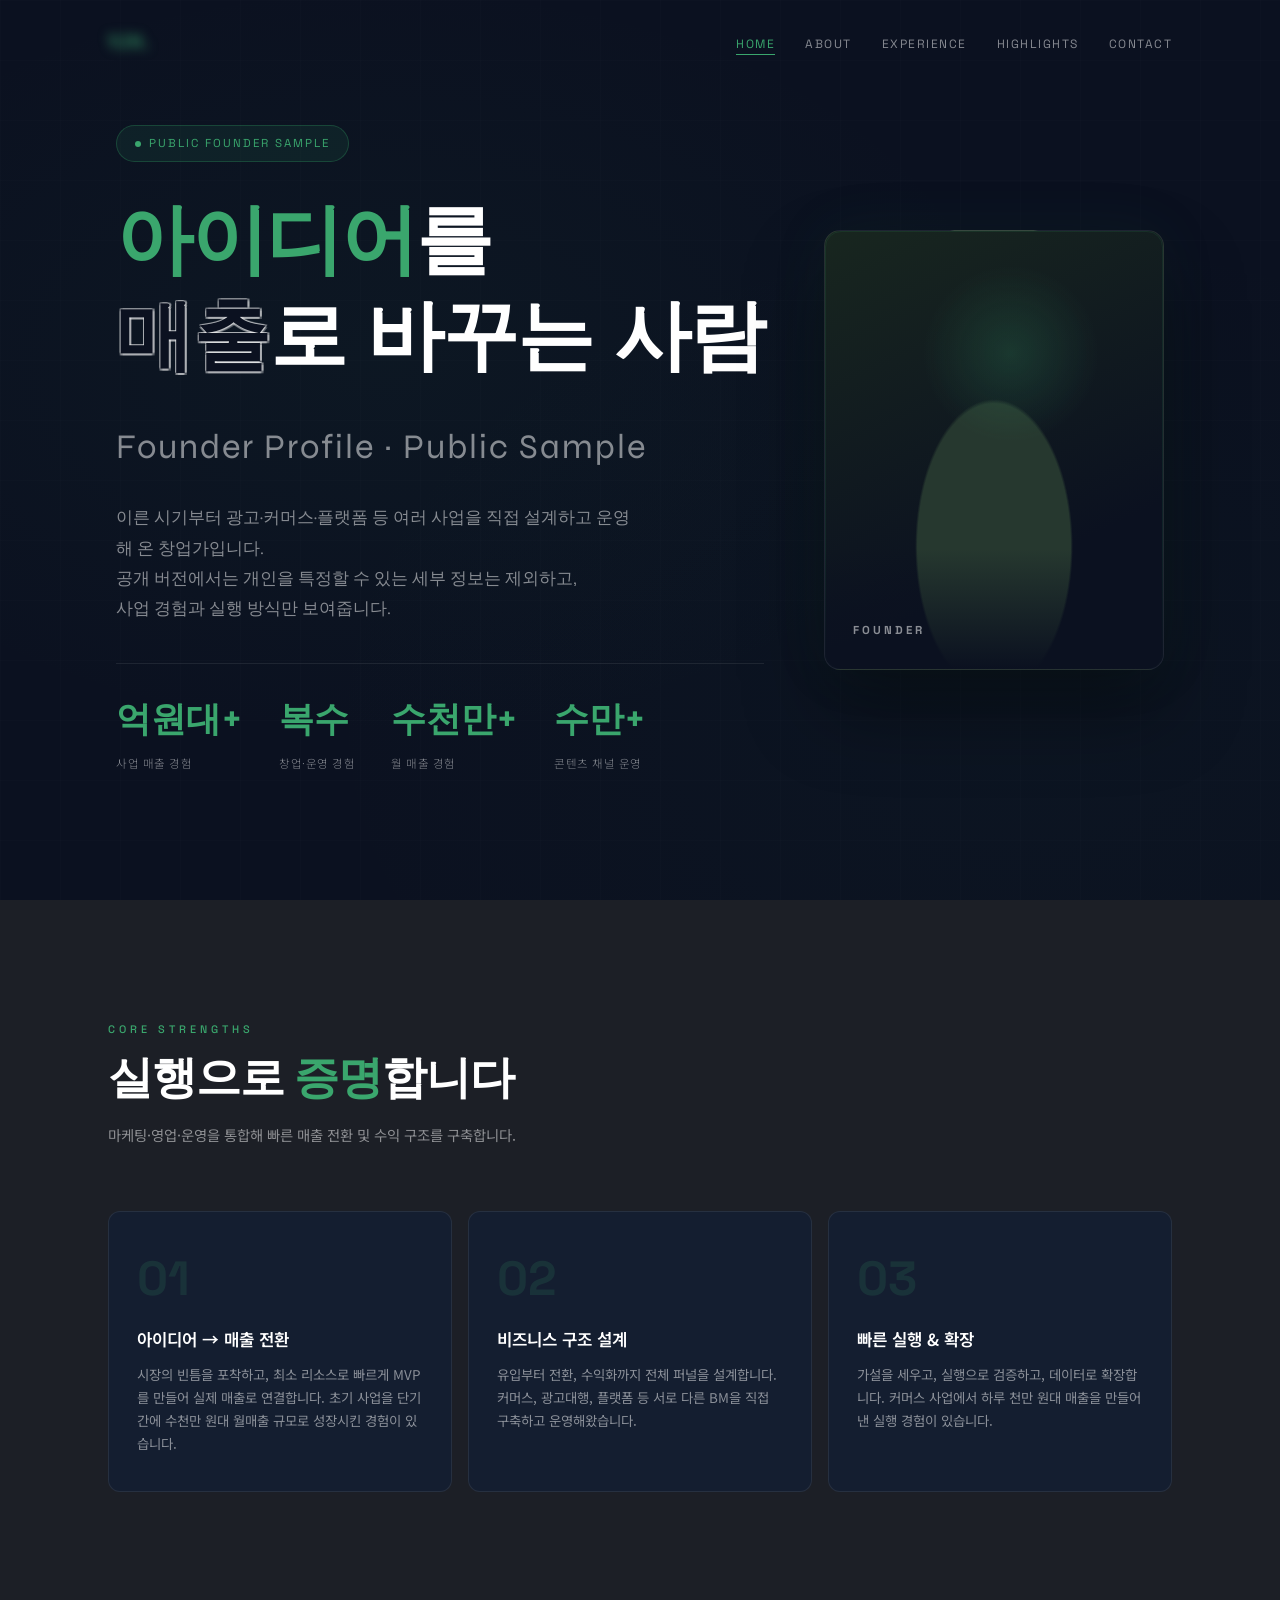
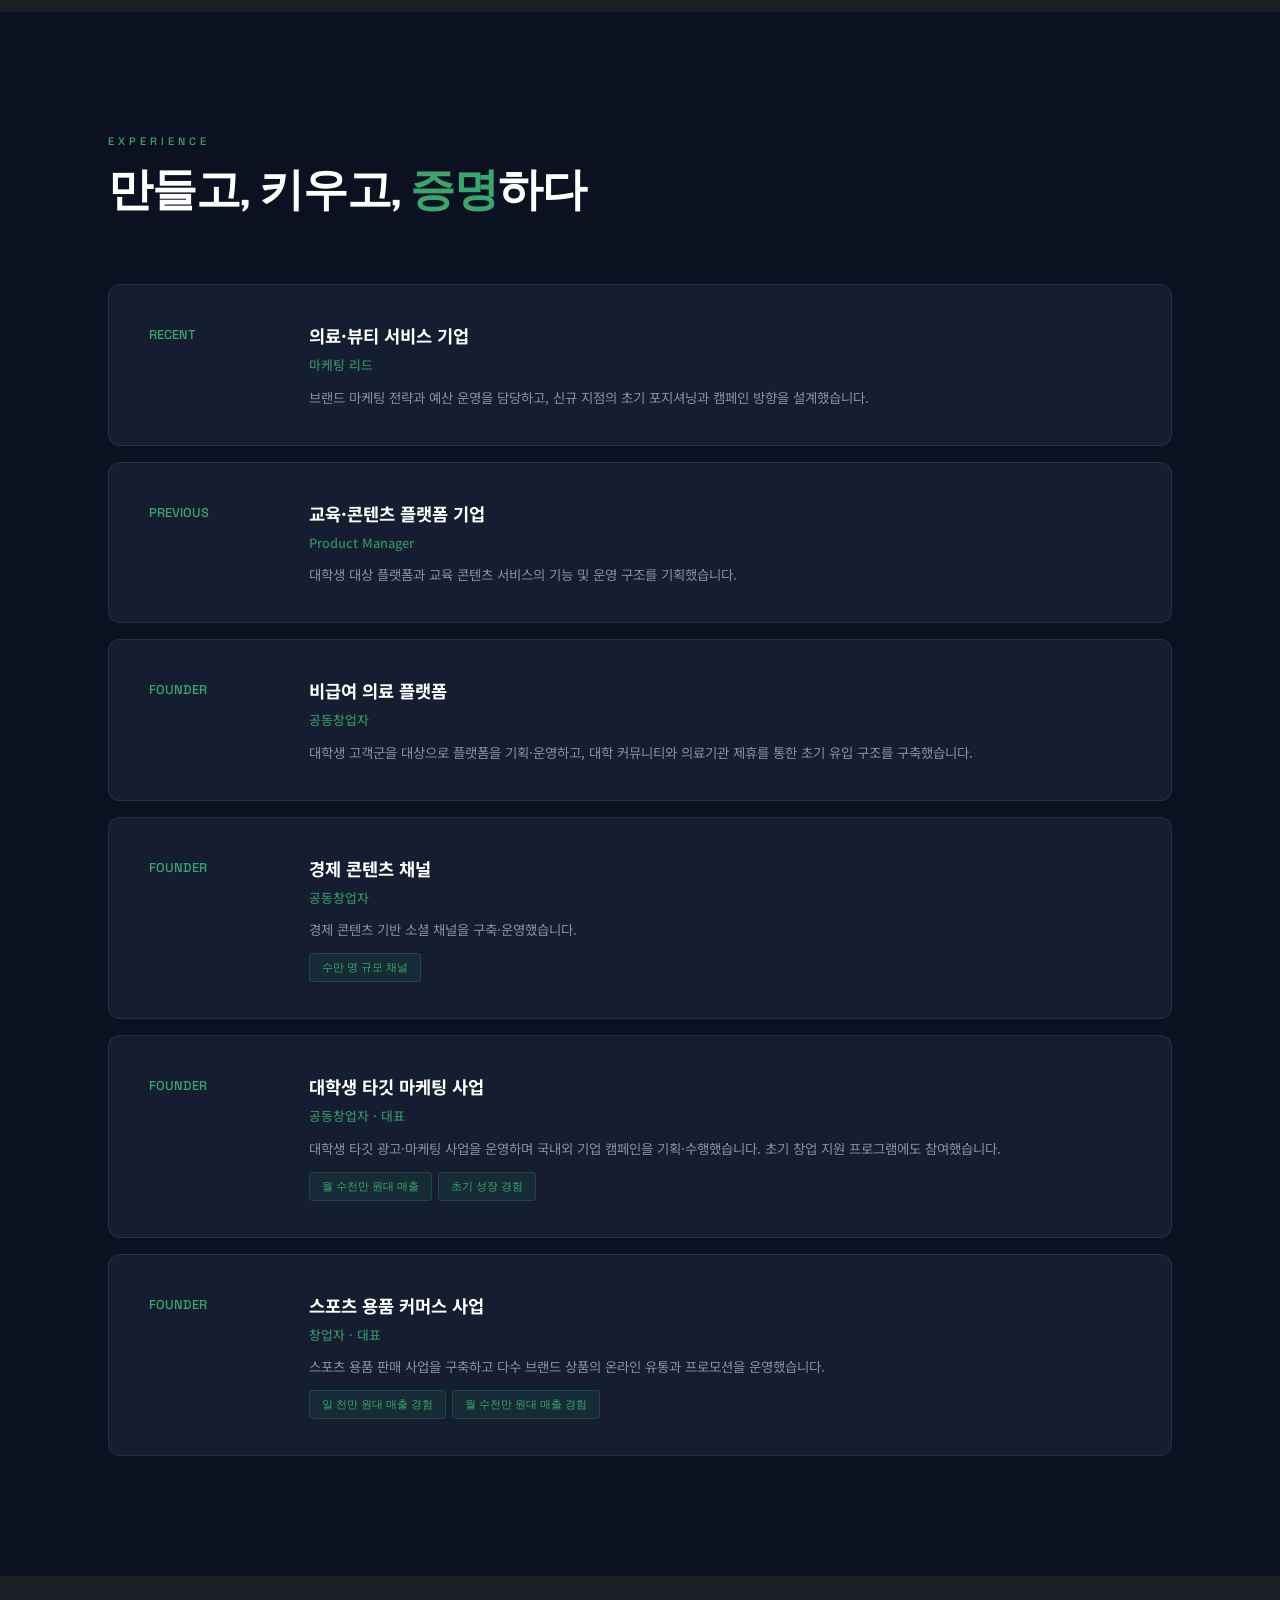
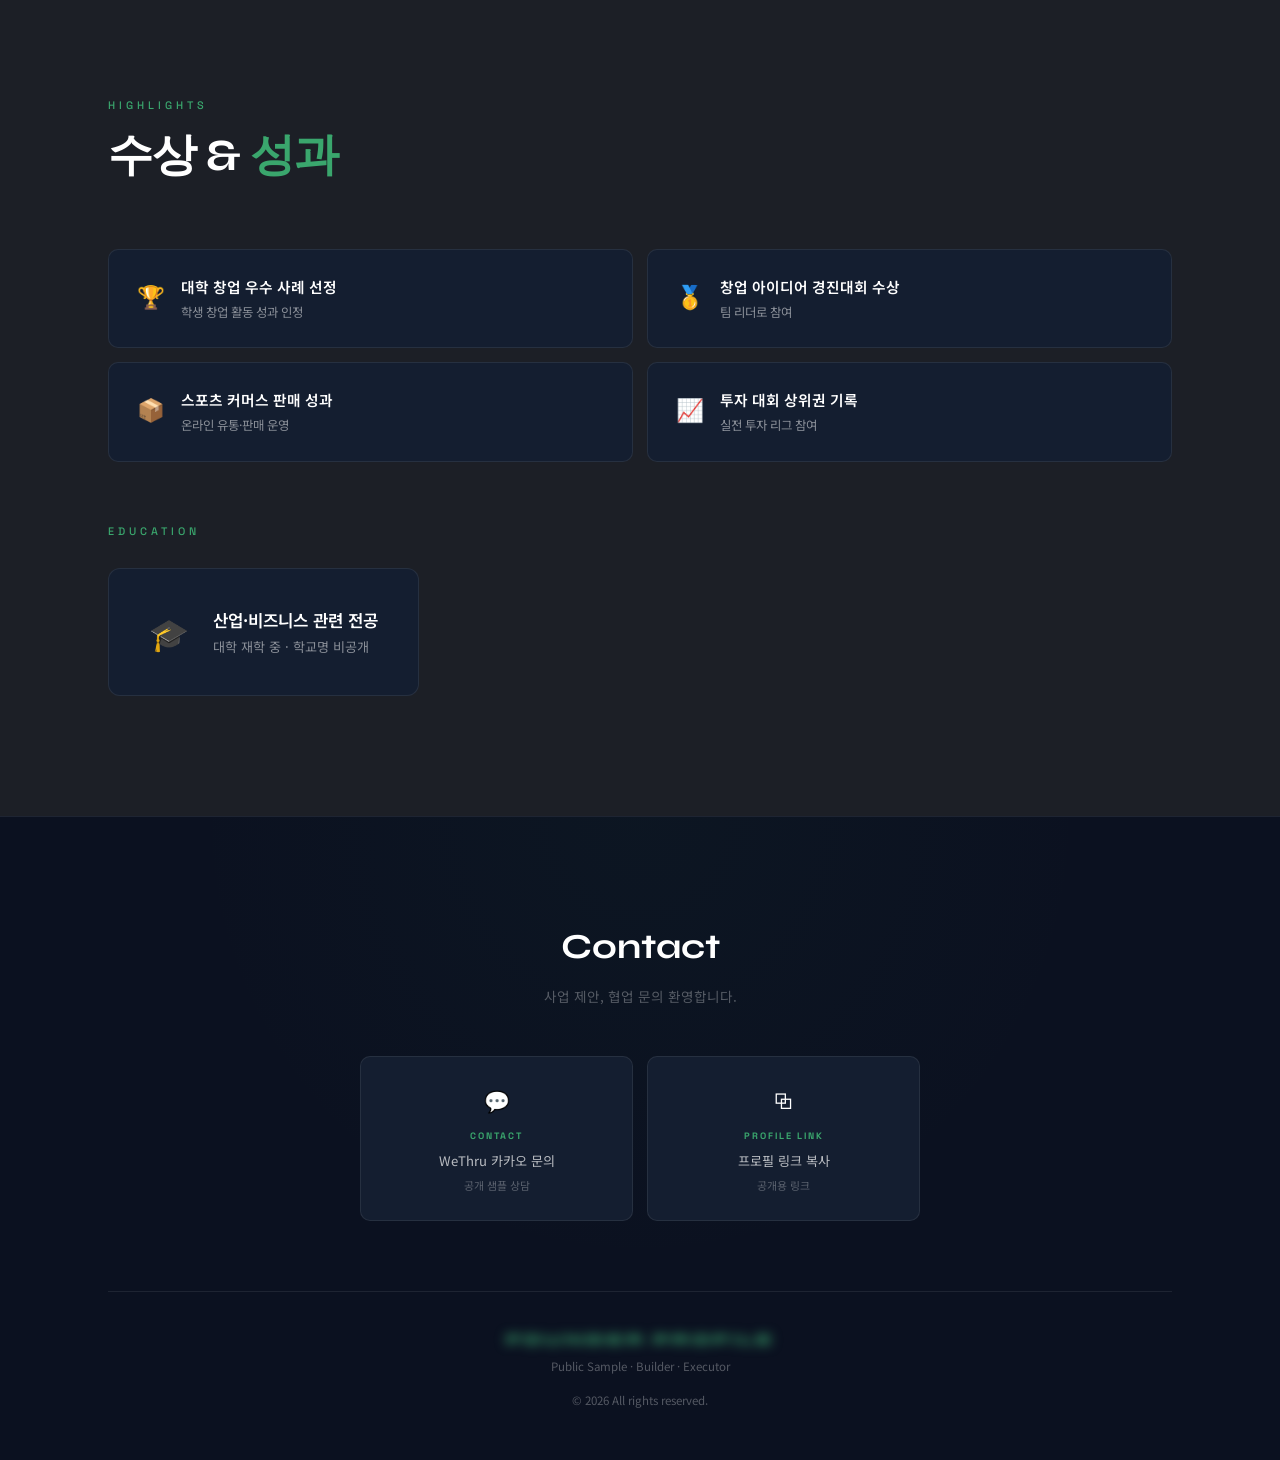
<file: founder-pro-anonymous/index.html>
<!DOCTYPE html>
<html lang="ko">
<head>
    <meta charset="UTF-8">
    <meta name="viewport" content="width=device-width, initial-scale=1.0">
    <title>Founder Profile | Public Sample</title>
    <style>
        @import url('https://fonts.googleapis.com/css2?family=Space+Grotesk:wght@300;400;500;600;700&family=Noto+Sans+KR:wght@100;300;400;500;700;900&family=Syne:wght@400;500;600;700;800&display=swap');
        :root {
            --bg-primary: #0B1120;
            --bg-secondary: #0F1728;
            --bg-card: #141E30;
            --bg-elevated: #1A2540;
            --electric: #2D8C5A;
            --electric-bright: #3AA66D;
            --electric-dim: rgba(45,140,90,0.12);
            --electric-glow: rgba(45,140,90,0.25);
            --charcoal: #1C1F26;
            --charcoal-light: #252A33;
            --white: #FFFFFF;
            --white-90: rgba(255,255,255,0.9);
            --white-70: rgba(255,255,255,0.7);
            --white-50: rgba(255,255,255,0.5);
            --white-30: rgba(255,255,255,0.3);
            --white-10: rgba(255,255,255,0.1);
            --white-05: rgba(255,255,255,0.05);
            --border: rgba(255,255,255,0.08);
            --transition: all 0.4s cubic-bezier(0.23, 1, 0.32, 1);
        }
        * { margin: 0; padding: 0; box-sizing: border-box; }
        html { scroll-behavior: smooth; }
        body {
            font-family: 'Noto Sans KR', 'Space Grotesk', sans-serif;
            background: var(--bg-primary);
            color: var(--white);
            line-height: 1.7;
            overflow-x: hidden;
            -webkit-font-smoothing: antialiased;
        }
        .display { font-family: 'Syne', sans-serif; }
        .mono { font-family: 'Space Grotesk', monospace; }
        ul { list-style: none; }
        a { text-decoration: none; color: inherit; transition: var(--transition); }
        .container { max-width: 1120px; margin: 0 auto; padding: 0 28px; }
        .reveal { opacity: 0; transform: translateY(30px); transition: opacity 0.7s ease, transform 0.7s ease; }
        .reveal.active { opacity: 1; transform: translateY(0); }

        /* ── Mosaic / Blur ── */
        .mosaic {
            filter: blur(8px) !important;
            -webkit-filter: blur(8px) !important;
            user-select: none !important;
            -webkit-user-select: none !important;
            pointer-events: none !important;
            display: inline-block;
        }

        /* ── Scroll Progress ── */
        .scroll-progress { position: fixed; top: 0; left: 0; height: 3px; background: var(--electric-bright); z-index: 9999; width: 0; transition: width 0.1s linear; box-shadow: 0 0 12px var(--electric-glow); }

        /* ── Header ── */
        header { position: fixed; top: 0; width: 100%; z-index: 1000; padding: 28px 0; transition: var(--transition); }
        header.sticky { background: rgba(11,17,32,0.92); backdrop-filter: blur(24px) saturate(180%); padding: 20px 0; border-bottom: 1px solid var(--border); }
        nav { display: flex; justify-content: space-between; align-items: center; }
        .logo {
            font-family: 'Space Grotesk', sans-serif;
            font-weight: 700; font-size: 1.15rem; letter-spacing: 3px;
            color: var(--electric-bright); text-transform: uppercase;
            line-height: 1.5; transform: scaleX(0.88); transform-origin: left center;
            filter: blur(6px) !important; -webkit-filter: blur(6px) !important; user-select: none;
        }
        .nav-links { display: flex; gap: 30px; align-items: center; }
        .nav-links a { font-family: 'Space Grotesk', sans-serif; font-size: 0.75rem; font-weight: 400; text-transform: uppercase; letter-spacing: 1.5px; color: var(--white-50); position: relative; }
        .nav-links a::after { content: ''; position: absolute; bottom: -3px; left: 0; width: 0; height: 1.5px; background: var(--electric-bright); transition: width 0.3s ease; }
        .nav-links a:hover::after, .nav-links a.active::after { width: 100%; }
        .nav-links a:hover, .nav-links a.active { color: var(--electric-bright); }

        /* ── Hero ── */
        .hero { min-height: 100vh; display: flex; align-items: center; position: relative; overflow: hidden; }
        .hero::before {
            content: ''; position: absolute; inset: 0;
            background: radial-gradient(ellipse at 30% 40%, rgba(45,140,90,0.05) 0%, transparent 50%),
                        radial-gradient(ellipse at 80% 80%, rgba(45,140,90,0.03) 0%, transparent 50%);
        }
        .hero-grid-bg {
            position: absolute; inset: 0; opacity: 0.03;
            background-image: linear-gradient(var(--white-30) 1px, transparent 1px), linear-gradient(90deg, var(--white-30) 1px, transparent 1px);
            background-size: 60px 60px;
        }
        .hero-content {
            position: relative; z-index: 2; width: 100%;
            display: flex; align-items: center; justify-content: space-between; gap: 60px;
        }
        .hero-text { flex: 1; min-width: 0; }
        .hero-photo {
            flex-shrink: 0; width: 340px; height: 440px; border-radius: 16px;
            overflow: hidden; position: relative; border: 1px solid var(--border);
            box-shadow: 0 40px 80px rgba(0,0,0,0.4), 0 0 60px rgba(45,140,90,0.08);
        }
        .hero-photo::before {
            content: ''; position: absolute; inset: 0; border-radius: 16px;
            border: 1px solid rgba(45,140,90,0.15); z-index: 1; pointer-events: none;
        }
        .hero-photo img {
            width: 100%; height: 100%; object-fit: cover; object-position: center top; display: block;
            filter: blur(20px) brightness(0.85) !important; -webkit-filter: blur(20px) brightness(0.85) !important;
            transform: scale(1.08) !important; transition: none !important; pointer-events: none;
        }
        .hero-photo:hover img {
            filter: blur(20px) brightness(0.85) !important; -webkit-filter: blur(20px) brightness(0.85) !important;
            transform: scale(1.08) !important;
        }
        .hero-photo--anonymous {
            display:flex;align-items:flex-end;justify-content:flex-start;
            padding:28px;
            background:
              radial-gradient(circle at 55% 28%, rgba(58,166,109,.20), transparent 24%),
              radial-gradient(ellipse at 50% 72%, #26382f 0 32%, transparent 33%),
              linear-gradient(155deg,#18261f,#0b1120 72%);
        }
        .anonymous-mark {
            position:relative;z-index:2;
            font-family:'Space Grotesk',sans-serif;
            font-size:.72rem;font-weight:700;letter-spacing:3px;
            color:rgba(255,255,255,.52);
        }
        .hero-photo::after {
            content: ''; position: absolute; bottom: 0; left: 0; right: 0; height: 120px;
            background: linear-gradient(to top, var(--bg-primary), transparent);
            z-index: 1; pointer-events: none; border-radius: 0 0 16px 16px;
        }
        .hero-tag {
            display: inline-flex; align-items: center; gap: 8px;
            padding: 8px 18px; border: 1px solid rgba(45,140,90,0.35);
            border-radius: 30px; font-family: 'Space Grotesk', sans-serif;
            font-size: 0.72rem; color: var(--electric-bright); letter-spacing: 2px;
            text-transform: uppercase; margin-bottom: 32px; background: var(--electric-dim);
        }
        .hero-tag .pulse { width: 6px; height: 6px; background: var(--electric-bright); border-radius: 50%; animation: pulse 2s infinite; }
        @keyframes pulse { 0%,100%{box-shadow:0 0 0 0 var(--electric-glow)} 50%{box-shadow:0 0 0 8px transparent} }
        .hero-text h1 {
            font-family: 'Syne', sans-serif; font-size: 4.8rem; line-height: 1.25;
            font-weight: 800; letter-spacing: -2px; margin-bottom: 20px;
        }
        .hero-text h1 .highlight { color: var(--electric-bright); }
        .hero-text h1 .outline {
            color: var(--bg-primary); letter-spacing: 0px;
            text-shadow: -1.5px -1.5px 0 var(--white-30), 1.5px -1.5px 0 var(--white-30),
                -1.5px 1.5px 0 var(--white-30), 1.5px 1.5px 0 var(--white-30),
                0px -1.5px 0 var(--white-30), 0px 1.5px 0 var(--white-30),
                -1.5px 0px 0 var(--white-30), 1.5px 0px 0 var(--white-30);
        }
        .hero-subtitle {
            font-family: 'Space Grotesk', sans-serif; font-size: 1.05rem;
            color: var(--white-50); font-weight: 300; margin-bottom: 40px;
            max-width: 520px; line-height: 1.8;
        }
        .hero-stats { display: flex; gap: 36px; margin-top: 40px; padding-top: 32px; border-top: 1px solid var(--border); }
        .stat-item .stat-number {
            font-family: 'Space Grotesk', sans-serif; font-size: 2.2rem; font-weight: 700;
            color: var(--electric-bright); line-height: 1.3; margin-bottom: 6px; display: block;
        }
        .stat-item .stat-label { font-size: 0.72rem; color: var(--white-50); font-weight: 300; letter-spacing: 0.5px; }

        /* ── Sections ── */
        section { padding: 120px 0; }
        .section-header { margin-bottom: 64px; }
        .section-header .overline {
            font-family: 'Space Grotesk', sans-serif; font-size: 0.68rem; letter-spacing: 4px;
            text-transform: uppercase; color: var(--electric-bright); display: block; margin-bottom: 12px; font-weight: 500;
        }
        .section-header h2 { font-family: 'Syne', sans-serif; font-size: 2.8rem; font-weight: 700; letter-spacing: -1px; line-height: 1.3; }
        .section-header h2 span { color: var(--electric-bright); }
        .section-header .desc { font-size: 0.9rem; color: var(--white-50); margin-top: 14px; max-width: 500px; line-height: 1.7; }

        /* ── About ── */
        .about-section { background: var(--charcoal); }
        .strength-grid { display: grid; grid-template-columns: repeat(3, 1fr); gap: 16px; }
        .strength-card {
            background: var(--bg-card); border: 1px solid var(--border); border-radius: 12px;
            padding: 36px 28px; transition: var(--transition); position: relative; overflow: hidden;
        }
        .strength-card::before { content: ''; position: absolute; top: 0; left: 0; width: 0; height: 2px; background: var(--electric-bright); transition: width 0.5s ease; }
        .strength-card:hover::before { width: 100%; }
        .strength-card:hover { border-color: rgba(45,140,90,0.25); transform: translateY(-4px); box-shadow: 0 20px 60px rgba(0,0,0,0.3); }
        .strength-card .s-number { font-family: 'Space Grotesk', sans-serif; font-size: 3rem; font-weight: 700; color: var(--electric-bright); opacity: 0.15; line-height: 1.3; margin-bottom: 14px; }
        .strength-card h3 { font-size: 1.05rem; font-weight: 600; margin-bottom: 10px; }
        .strength-card p { font-size: 0.84rem; color: var(--white-50); line-height: 1.7; }

        /* ── Experience ── */
        .exp-grid { display: flex; flex-direction: column; gap: 16px; }
        .exp-card {
            background: var(--bg-card); border: 1px solid var(--border); border-radius: 12px;
            padding: 36px 40px; display: flex; align-items: flex-start; gap: 40px;
            transition: var(--transition); position: relative; overflow: hidden;
        }
        .exp-card::after { content: ''; position: absolute; top: 0; right: 0; bottom: 0; width: 3px; background: transparent; transition: background 0.3s ease; }
        .exp-card:hover { border-color: rgba(45,140,90,0.2); }
        .exp-card:hover::after { background: var(--electric-bright); }
        .exp-card .exp-period { flex-shrink: 0; width: 120px; font-family: 'Space Grotesk', sans-serif; font-size: 0.8rem; color: var(--electric-bright); font-weight: 500; padding-top: 3px; }
        .exp-card .exp-body { flex: 1; }
        .exp-card .exp-body h4 { font-size: 1.1rem; font-weight: 700; margin-bottom: 3px; }
        .exp-card .exp-body .exp-role { font-size: 0.8rem; color: var(--electric-bright); font-weight: 500; margin-bottom: 10px; opacity: 0.8; }
        .exp-card .exp-body p { font-size: 0.84rem; color: var(--white-50); line-height: 1.7; }
        .exp-card .exp-badge { display: inline-block; font-family: 'Space Grotesk', sans-serif; font-size: 0.6rem; padding: 3px 10px; background: var(--electric-bright); color: var(--white); border-radius: 4px; font-weight: 700; letter-spacing: 1px; margin-left: 10px; vertical-align: middle; }
        .exp-card .metric-tags { display: flex; flex-wrap: wrap; gap: 6px; margin-top: 12px; }
        .metric-tag { font-family: 'Space Grotesk', sans-serif; font-size: 0.7rem; padding: 4px 12px; border: 1px solid rgba(45,140,90,0.3); border-radius: 4px; color: var(--electric-bright); background: var(--electric-dim); }

        /* ── Highlights ── */
        .highlights-section { background: var(--charcoal); }
        .hl-grid { display: grid; grid-template-columns: repeat(2, 1fr); gap: 14px; }
        .hl-card { background: var(--bg-card); border: 1px solid var(--border); border-radius: 10px; padding: 24px 28px; display: flex; align-items: flex-start; gap: 16px; transition: var(--transition); }
        .hl-card:hover { border-color: rgba(45,140,90,0.25); }
        .hl-card .hl-icon { font-size: 1.4rem; flex-shrink: 0; margin-top: 2px; }
        .hl-card .hl-body h4 { font-size: 0.92rem; font-weight: 600; margin-bottom: 3px; }
        .hl-card .hl-body p { font-size: 0.78rem; color: var(--white-50); }
        .edu-card { background: var(--bg-card); border: 1px solid var(--border); border-radius: 12px; padding: 36px 40px; display: inline-flex; align-items: center; gap: 24px; }
        .edu-card .edu-icon { font-size: 2rem; }
        .edu-card h4 { font-size: 1.05rem; font-weight: 600; margin-bottom: 2px; }
        .edu-card p { font-size: 0.82rem; color: var(--white-50); }

        /* ── Footer ── */
        footer { background: var(--bg-primary); padding: 100px 0 50px; position: relative; border-top: 1px solid var(--border); }
        footer::before { content: ''; position: absolute; inset: 0; background: radial-gradient(ellipse at 50% 0%, rgba(45,140,90,0.04) 0%, transparent 50%); }
        .footer-content { position: relative; z-index: 1; text-align: center; }
        .footer-content h2 { font-family: 'Syne', sans-serif; font-size: 2.2rem; font-weight: 700; margin-bottom: 8px; }
        .footer-content .subtitle { font-size: 0.85rem; color: var(--white-30); margin-bottom: 48px; }
        .contact-grid { display: grid; grid-template-columns: repeat(4, 1fr); gap: 14px; margin-bottom: 70px; max-width: 820px; margin-left: auto; margin-right: auto; }
        .contact-item { background: var(--bg-card); border: 1px solid var(--border); border-radius: 10px; padding: 26px 16px; text-align: center; transition: var(--transition); cursor: pointer; position: relative; }
        .contact-item:hover { border-color: rgba(45,140,90,0.35); background: var(--electric-dim); transform: translateY(-3px); }
        .contact-item .c-icon { font-size: 1.3rem; margin-bottom: 10px; display: block; }
        .contact-item h4 { font-family: 'Space Grotesk', sans-serif; font-size: 0.58rem; text-transform: uppercase; letter-spacing: 2px; color: var(--electric-bright); margin-bottom: 6px; }
        .contact-item p { font-size: 0.82rem; color: var(--white-70); }
        .contact-item .sub { font-size: 0.68rem; color: var(--white-30); margin-top: 3px; }
        .copy-tooltip { position: absolute; top: -30px; left: 50%; transform: translateX(-50%) scale(0.8); background: var(--electric-bright); color: var(--white); padding: 4px 12px; border-radius: 4px; font-size: 0.7rem; font-weight: 700; opacity: 0; pointer-events: none; transition: all 0.3s ease; white-space: nowrap; }
        .copy-tooltip.show { opacity: 1; transform: translateX(-50%) scale(1); }
        .copy-tooltip::after { content: ''; position: absolute; bottom: -4px; left: 50%; transform: translateX(-50%); border-left: 4px solid transparent; border-right: 4px solid transparent; border-top: 4px solid var(--electric-bright); }
        .footer-bottom { padding-top: 36px; border-top: 1px solid var(--border); text-align: center; }
        .footer-logo { font-family: 'Syne', sans-serif; font-size: 0.85rem; color: var(--electric-bright); font-weight: 800; letter-spacing: 3px; margin-bottom: 6px; text-transform: uppercase; filter: blur(6px) !important; -webkit-filter: blur(6px) !important; user-select: none; }
        .footer-bottom p { font-size: 0.72rem; color: var(--white-30); }

        /* ── Responsive ── */
        @media (max-width: 992px) {
            .hero-content { flex-direction: column-reverse; text-align: center; gap: 40px; }
            .hero-photo { width: 260px; height: 340px; }
            .hero-text h1 { font-size: 3.5rem; }
            .hero-stats { justify-content: center; flex-wrap: wrap; gap: 24px; }
            .hero-subtitle { margin-left: auto; margin-right: auto; }
            .hero-tag { margin-left: auto; margin-right: auto; }
            .strength-grid { grid-template-columns: 1fr; }
            .exp-card { flex-direction: column; gap: 10px; }
            .exp-card .exp-period { width: auto; }
            .hl-grid { grid-template-columns: 1fr; }
            .contact-grid { grid-template-columns: repeat(2, 1fr); }
        }
        @media (max-width: 768px) {
            .hero-text h1 { font-size: 2.6rem; letter-spacing: -1px; }
            .hero-photo { width: 220px; height: 290px; }
            .nav-links { display: none; }
            section { padding: 80px 0; }
            .hero-stats { gap: 20px; }
            .stat-item .stat-number { font-size: 1.8rem; }
            .section-header h2 { font-size: 2rem; }
        }
        @media (max-width: 480px) {
            .hero-text h1 { font-size: 2.2rem; }
            .hero-photo { width: 200px; height: 260px; }
            .hero-stats { flex-direction: column; gap: 16px; }
            .contact-grid { grid-template-columns: 1fr; }
        }
    </style>
</head>
<body>
    <div class="scroll-progress" id="scrollProgress"></div>

    <header id="header">
        <div class="container">
            <nav>
                <div class="logo">YJH.</div>
                <ul class="nav-links">
                    <li><a href="#home">Home</a></li>
                    <li><a href="#about">About</a></li>
                    <li><a href="#experience">Experience</a></li>
                    <li><a href="#highlights">Highlights</a></li>
                    <li><a href="#contact">Contact</a></li>
                </ul>
            </nav>
        </div>
    </header>

    <section class="hero" id="home">
        <div class="hero-grid-bg"></div>
        <div class="container">
            <div class="hero-content">
                <div class="hero-text">
                    <div class="hero-tag"><span class="pulse"></span> Public Founder Sample</div>
                    <h1 class="display">
                        <span class="highlight">아이디어</span>를<br>
                        <span class="outline">매출</span>로 바꾸는 사람<br>
                        <span style="font-size:0.45em;letter-spacing:2px;color:var(--white-50);font-weight:400;">Founder Profile · Public Sample</span>
                    </h1>
                    <p class="hero-subtitle">
                        이른 시기부터 광고·커머스·플랫폼 등 여러 사업을 직접 설계하고 운영해 온 창업가입니다.<br>
                        공개 버전에서는 개인을 특정할 수 있는 세부 정보는 제외하고,<br>
                        사업 경험과 실행 방식만 보여줍니다.
                    </p>
                    <div class="hero-stats" id="heroStats">
                        <div class="stat-item">
                            <span class="stat-number mono">억원대+</span>
                            <span class="stat-label">사업 매출 경험</span>
                        </div>
                        <div class="stat-item">
                            <span class="stat-number mono">복수</span>
                            <span class="stat-label">창업·운영 경험</span>
                        </div>
                        <div class="stat-item">
                            <span class="stat-number mono">수천만+</span>
                            <span class="stat-label">월 매출 경험</span>
                        </div>
                        <div class="stat-item">
                            <span class="stat-number mono">수만+</span>
                            <span class="stat-label">콘텐츠 채널 운영</span>
                        </div>
                    </div>
                </div>
                <div class="hero-photo hero-photo--anonymous" role="img" aria-label="익명 처리된 창업자 프로필 이미지">
      <div class="anonymous-mark">FOUNDER</div>
   </div>
            </div>
        </div>
    </section>

    <section id="about" class="about-section">
        <div class="container">
            <div class="section-header reveal">
                <span class="overline">Core Strengths</span>
                <h2 class="display">실행으로 <span>증명</span>합니다</h2>
                <p class="desc">마케팅·영업·운영을 통합해 빠른 매출 전환 및 수익 구조를 구축합니다.</p>
            </div>
            <div class="strength-grid">
                <div class="strength-card reveal">
                    <div class="s-number">01</div>
                    <h3>아이디어 → 매출 전환</h3>
                    <p>시장의 빈틈을 포착하고, 최소 리소스로 빠르게 MVP를 만들어 실제 매출로 연결합니다. 초기 사업을 단기간에 수천만 원대 월매출 규모로 성장시킨 경험이 있습니다.</p>
                </div>
                <div class="strength-card reveal">
                    <div class="s-number">02</div>
                    <h3>비즈니스 구조 설계</h3>
                    <p>유입부터 전환, 수익화까지 전체 퍼널을 설계합니다. 커머스, 광고대행, 플랫폼 등 서로 다른 BM을 직접 구축하고 운영해왔습니다.</p>
                </div>
                <div class="strength-card reveal">
                    <div class="s-number">03</div>
                    <h3>빠른 실행 & 확장</h3>
                    <p>가설을 세우고, 실행으로 검증하고, 데이터로 확장합니다. 커머스 사업에서 하루 천만 원대 매출을 만들어낸 실행 경험이 있습니다.</p>
                </div>
            </div>
        </div>
    </section>

    <section id="experience">
        <div class="container">
            <div class="section-header reveal">
                <span class="overline">Experience</span>
                <h2 class="display">만들고, 키우고, <span>증명</span>하다</h2>
            </div>
            <div class="exp-grid">
                <div class="exp-card reveal">
                    <div class="exp-period">RECENT</div>
                    <div class="exp-body">
                        <h4>의료·뷰티 서비스 기업</h4>
                        <div class="exp-role">마케팅 리드</div>
                        <p>브랜드 마케팅 전략과 예산 운영을 담당하고, 신규 지점의 초기 포지셔닝과 캠페인 방향을 설계했습니다.</p>
                    </div>
                </div>
                <div class="exp-card reveal">
                    <div class="exp-period">PREVIOUS</div>
                    <div class="exp-body">
                        <h4>교육·콘텐츠 플랫폼 기업</h4>
                        <div class="exp-role">Product Manager</div>
                        <p>대학생 대상 플랫폼과 교육 콘텐츠 서비스의 기능 및 운영 구조를 기획했습니다.</p>
                    </div>
                </div>
                <div class="exp-card reveal">
                    <div class="exp-period">FOUNDER</div>
                    <div class="exp-body">
                        <h4>비급여 의료 플랫폼</h4>
                        <div class="exp-role">공동창업자</div>
                        <p>대학생 고객군을 대상으로 플랫폼을 기획·운영하고, 대학 커뮤니티와 의료기관 제휴를 통한 초기 유입 구조를 구축했습니다.</p>
                    </div>
                </div>
                <div class="exp-card reveal">
                    <div class="exp-period">FOUNDER</div>
                    <div class="exp-body">
                        <h4>경제 콘텐츠 채널</h4>
                        <div class="exp-role">공동창업자</div>
                        <p>경제 콘텐츠 기반 소셜 채널을 구축·운영했습니다.</p>
                        <div class="metric-tags"><span class="metric-tag">수만 명 규모 채널</span></div>
                    </div>
                </div>
                <div class="exp-card reveal">
                    <div class="exp-period">FOUNDER</div>
                    <div class="exp-body">
                        <h4>대학생 타깃 마케팅 사업</h4>
                        <div class="exp-role">공동창업자 · 대표</div>
                        <p>대학생 타깃 광고·마케팅 사업을 운영하며 국내외 기업 캠페인을 기획·수행했습니다. 초기 창업 지원 프로그램에도 참여했습니다.</p>
                        <div class="metric-tags"><span class="metric-tag">월 수천만 원대 매출</span><span class="metric-tag">초기 성장 경험</span></div>
                    </div>
                </div>
                <div class="exp-card reveal">
                    <div class="exp-period">FOUNDER</div>
                    <div class="exp-body">
                        <h4>스포츠 용품 커머스 사업</h4>
                        <div class="exp-role">창업자 · 대표</div>
                        <p>스포츠 용품 판매 사업을 구축하고 다수 브랜드 상품의 온라인 유통과 프로모션을 운영했습니다.</p>
                        <div class="metric-tags"><span class="metric-tag">일 천만 원대 매출 경험</span><span class="metric-tag">월 수천만 원대 매출 경험</span></div>
                    </div>
                </div>
            </div>            </div>
        </div>
    </section>

    <section id="highlights" class="highlights-section">
        <div class="container">
            <div class="section-header reveal">
                <span class="overline">Highlights</span>
                <h2 class="display">수상 & <span>성과</span></h2>
            </div>
            <div class="hl-grid">
                <div class="hl-card reveal"><div class="hl-icon">🏆</div><div class="hl-body"><h4>대학 창업 우수 사례 선정</h4><p>학생 창업 활동 성과 인정</p></div></div>
                <div class="hl-card reveal"><div class="hl-icon">🥇</div><div class="hl-body"><h4>창업 아이디어 경진대회 수상</h4><p>팀 리더로 참여</p></div></div>
                <div class="hl-card reveal"><div class="hl-icon">📦</div><div class="hl-body"><h4>스포츠 커머스 판매 성과</h4><p>온라인 유통·판매 운영</p></div></div>
                <div class="hl-card reveal"><div class="hl-icon">📈</div><div class="hl-body"><h4>투자 대회 상위권 기록</h4><p>실전 투자 리그 참여</p></div></div>
            </div>
            <div style="margin-top:60px;" class="reveal">
                <div class="section-header" style="margin-bottom:28px;"><span class="overline">Education</span></div>
                <div class="edu-card"><div class="edu-icon">🎓</div><div><h4>산업·비즈니스 관련 전공</h4><p>대학 재학 중 · 학교명 비공개</p></div></div>
            </div>
        </div>
    </section>

    <footer id="contact">
        <div class="container">
            <div class="footer-content">
                <h2 class="display">Contact</h2>
                <p class="subtitle">사업 제안, 협업 문의 환영합니다.</p>
                <div class="contact-grid" style="grid-template-columns:repeat(2,1fr);max-width:560px;">
                    <div class="contact-item" data-link="https://pf.kakao.com/_wRVBX/friend" onclick="openLink(this)">
                        <span class="c-icon">💬</span>
                        <h4>Contact</h4>
                        <p>WeThru 카카오 문의</p>
                        <p class="sub">공개 샘플 상담</p>
                    </div>
                    <div class="contact-item" onclick="copyText(window.location.href,'tooltip-link')">
                        <span class="copy-tooltip" id="tooltip-link">링크 복사 완료!</span>
                        <span class="c-icon">⧉</span>
                        <h4>Profile Link</h4>
                        <p>프로필 링크 복사</p>
                        <p class="sub">공개용 링크</p>
                    </div>
                </div>
                <div class="footer-bottom">
                    <div class="footer-logo">FOUNDER PROFILE</div>
                    <p>Public Sample · Builder · Executor</p>
                    <p style="margin-top:14px;">© 2026 All rights reserved.</p>
                </div>
            </div>
        </div>
    </footer>

    <script>
        /* ── 스크롤 진행 바 ── */
        window.addEventListener('scroll', function() {
            var scrollTop = document.documentElement.scrollTop || document.body.scrollTop;
            var scrollHeight = document.documentElement.scrollHeight - document.documentElement.clientHeight;
            document.getElementById('scrollProgress').style.width = (scrollTop / scrollHeight * 100) + '%';
        });

        /* ── 헤더 sticky ── */
        var header = document.getElementById('header');
        window.addEventListener('scroll', function() {
            header.classList.toggle('sticky', window.scrollY > 80);
        });

        /* ── 네비게이션 활성 링크 ── */
        var sections = document.querySelectorAll('section, .hero');
        var navLinks = document.querySelectorAll('.nav-links a');
        window.addEventListener('scroll', function() {
            var scrollPos = window.scrollY + 200;
            sections.forEach(function(sec) {
                if (scrollPos >= sec.offsetTop && scrollPos < sec.offsetTop + sec.offsetHeight) {
                    var id = sec.getAttribute('id');
                    navLinks.forEach(function(link) {
                        link.classList.remove('active');
                        if (link.getAttribute('href') === '#' + id) link.classList.add('active');
                    });
                }
            });
        });

        /* ── Reveal 애니메이션 ── */
        var revealObserver = new IntersectionObserver(function(entries) {
            entries.forEach(function(entry) {
                if (entry.isIntersecting) entry.target.classList.add('active');
            });
        }, { threshold: 0.1 });
        document.querySelectorAll('.reveal').forEach(function(el) { revealObserver.observe(el); });

        /* ── 복사 기능 ── */
        function copyFromData(el, tooltipId) {
            var text = el.getAttribute('data-copy');
            if (text) copyText(text, tooltipId);
        }

        function openLink(el) {
            var url = el.getAttribute('data-link');
            if (url) window.open(url, '_blank');
        }

        function copyText(text, tooltipId) {
            navigator.clipboard.writeText(text).then(function() {
                showTooltip(tooltipId);
            }).catch(function() {
                var ta = document.createElement('textarea');
                ta.value = text;
                ta.style.position = 'fixed';
                ta.style.left = '-9999px';
                document.body.appendChild(ta);
                ta.select();
                document.execCommand('copy');
                document.body.removeChild(ta);
                showTooltip(tooltipId);
            });
        }

        function showTooltip(id) {
            var el = document.getElementById(id);
            el.classList.add('show');
            setTimeout(function() { el.classList.remove('show'); }, 2000);
        }

        /* ═══════════════════════════════════════
           ★ Count-Up 애니메이션 (수정됨)
           ═══════════════════════════════════════ */
        function easeOutCubic(t) {
            return 1 - Math.pow(1 - t, 3);
        }

        function animateCountUp(el) {
            var targetVal = parseFloat(el.getAttribute('data-countup'));
            var suffix = el.getAttribute('data-suffix') || '';
            var isDecimal = el.getAttribute('data-decimal') === 'true';
            var useComma = el.getAttribute('data-comma') === 'true';
            var duration = 2200;
            var startTime = null;

            function formatNumber(num) {
                if (isDecimal) return num.toFixed(1);
                if (useComma) return Math.round(num).toLocaleString();
                return Math.round(num).toString();
            }

            function step(timestamp) {
                if (!startTime) startTime = timestamp;
                var elapsed = timestamp - startTime;
                var progress = Math.min(elapsed / duration, 1);
                var easedProgress = easeOutCubic(progress);
                var current = easedProgress * targetVal;
                el.textContent = formatNumber(current) + suffix;
                if (progress < 1) {
                    requestAnimationFrame(step);
                } else {
                    el.textContent = formatNumber(targetVal) + suffix;
                }
            }
            requestAnimationFrame(step);
        }

        /* 모든 카운트업 요소를 한 번에 시작하는 함수 */
        var countUpFired = false;

        function fireAllCountUps() {
            if (countUpFired) return;
            countUpFired = true;
            document.querySelectorAll('[data-countup]').forEach(function(el) {
                animateCountUp(el);
            });
        }

        /* 방법 1: IntersectionObserver로 감지 */
        var heroStats = document.getElementById('heroStats');
        if (heroStats) {
            var statsObserver = new IntersectionObserver(function(entries) {
                entries.forEach(function(entry) {
                    if (entry.isIntersecting) {
                        fireAllCountUps();
                        statsObserver.unobserve(entry.target);
                    }
                });
            }, { threshold: 0.1 });
            statsObserver.observe(heroStats);
        }

        /* 방법 2: 페이지 로드 후 안전장치 — Observer가 놓쳤을 경우 대비 */
        window.addEventListener('load', function() {
            setTimeout(function() {
                fireAllCountUps();
            }, 800);
        });

        /* 방법 3: DOMContentLoaded에서도 한 번 더 시도 */
        document.addEventListener('DOMContentLoaded', function() {
            setTimeout(function() {
                fireAllCountUps();
            }, 1200);
        });
    </script>
</body>
</html>
</file>
